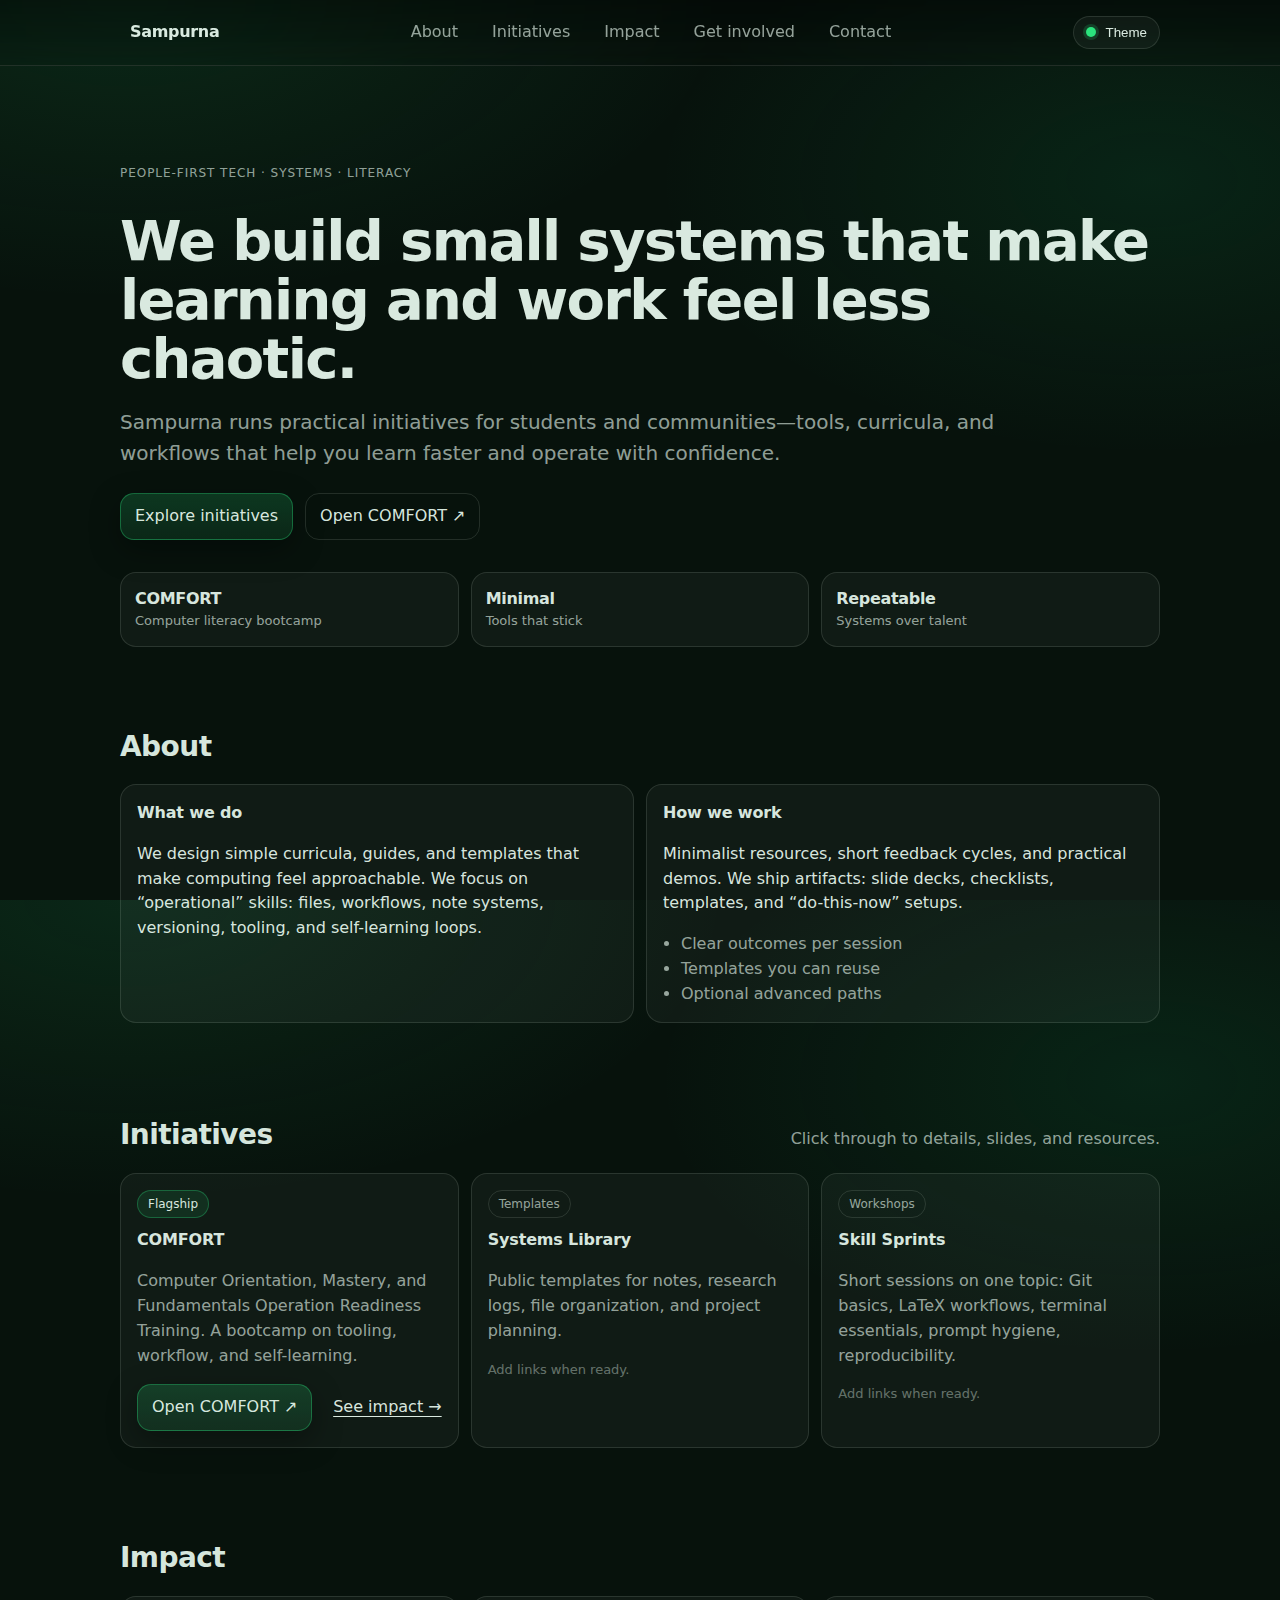
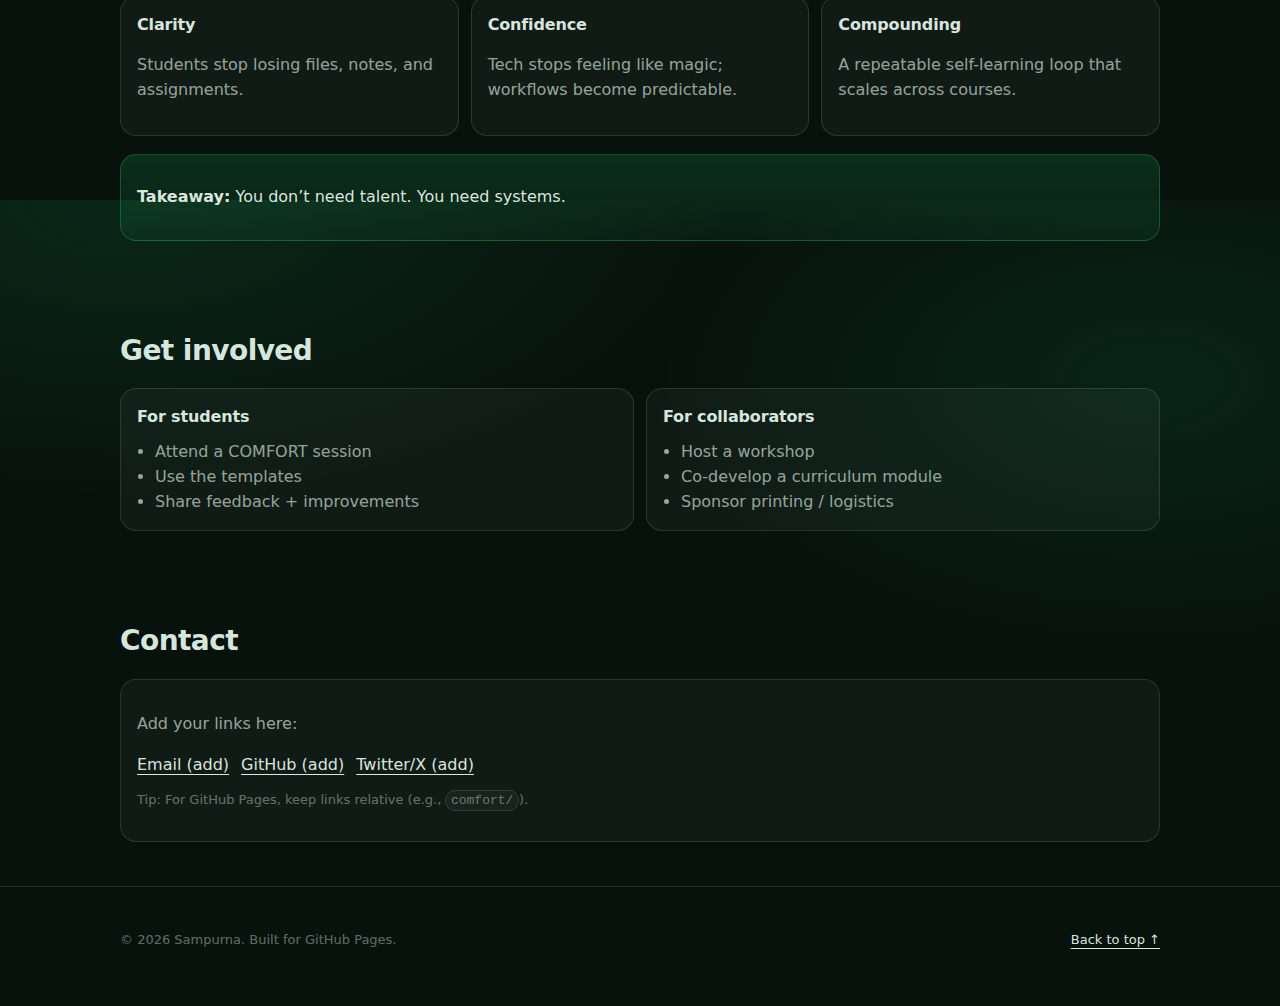
<file: index.html>
<!doctype html>
<html lang="en" data-theme="dark">

<head>
    <meta charset="utf-8" />
    <meta name="viewport" content="width=device-width, initial-scale=1" />
    <title>Sampurna</title>
    <meta name="description" content="Sampurna — building practical, people-first tech initiatives. Home of COMFORT." />

    <!-- Open Graph -->
    <meta property="og:title" content="Sampurna" />
    <meta property="og:description" content="Practical, people-first tech initiatives. Home of COMFORT." />
    <meta property="og:type" content="website" />

    <link rel="icon" href="assets/favicon.svg" type="image/svg+xml" />
    <link rel="stylesheet" href="assets/style.css" />
    <script defer src="assets/script.js"></script>
</head>

<body>
    <a class="skip" href="#content">Skip to content</a>

    <header class="topbar">
        <div class="container topbar-inner">
            <a class="brand" href="#home" aria-label="Go to top">Sampurna</a>

            <nav class="nav" aria-label="Primary">
                <a href="#about">About</a>
                <a href="#initiatives">Initiatives</a>
                <a href="#impact">Impact</a>
                <a href="#get-involved">Get involved</a>
                <a href="#contact">Contact</a>
            </nav>

            <button class="chip" id="themeToggle" type="button" aria-label="Toggle theme">
        <span class="dot" aria-hidden="true"></span>
        <span class="chip-label">Theme</span>
      </button>
        </div>
    </header>

    <main id="content">
        <!-- HERO -->
        <section class="hero" id="home">
            <div class="container hero-inner">
                <p class="kicker">People-first tech · systems · literacy</p>
                <h1 class="h1">
                    We build small systems that make learning and work feel less chaotic.
                </h1>
                <p class="lead">
                    Sampurna runs practical initiatives for students and communities—tools, curricula, and workflows that help you learn faster and operate with confidence.
                </p>

                <div class="cta-row">
                    <a class="btn" href="#initiatives">Explore initiatives</a>
                    <a class="btn ghost" href="comfort/" target="_blank" rel="noopener">
            Open COMFORT ↗
          </a>
                </div>

                <div class="hero-meta">
                    <div class="stat">
                        <div class="stat-num">COMFORT</div>
                        <div class="stat-label">Computer literacy bootcamp</div>
                    </div>
                    <div class="stat">
                        <div class="stat-num">Minimal</div>
                        <div class="stat-label">Tools that stick</div>
                    </div>
                    <div class="stat">
                        <div class="stat-num">Repeatable</div>
                        <div class="stat-label">Systems over talent</div>
                    </div>
                </div>
            </div>
        </section>

        <!-- ABOUT -->
        <section class="section" id="about">
            <div class="container">
                <h2 class="h2">About</h2>
                <div class="grid-2">
                    <div class="card">
                        <h3 class="h3">What we do</h3>
                        <p>
                            We design simple curricula, guides, and templates that make computing feel approachable. We focus on “operational” skills: files, workflows, note systems, versioning, tooling, and self-learning loops.
                        </p>
                    </div>
                    <div class="card">
                        <h3 class="h3">How we work</h3>
                        <p>
                            Minimalist resources, short feedback cycles, and practical demos. We ship artifacts: slide decks, checklists, templates, and “do-this-now” setups.
                        </p>
                        <ul class="bullets">
                            <li>Clear outcomes per session</li>
                            <li>Templates you can reuse</li>
                            <li>Optional advanced paths</li>
                        </ul>
                    </div>
                </div>
            </div>
        </section>

        <!-- INITIATIVES -->
        <section class="section" id="initiatives">
            <div class="container">
                <div class="section-head">
                    <h2 class="h2">Initiatives</h2>
                    <p class="muted">Click through to details, slides, and resources.</p>
                </div>

                <div class="grid-3">
                    <article class="card card-hover">
                        <div class="badge">Flagship</div>
                        <h3 class="h3">COMFORT</h3>
                        <p class="muted">
                            Computer Orientation, Mastery, and Fundamentals Operation Readiness Training. A bootcamp on tooling, workflow, and self-learning.
                        </p>

                        <div class="row">
                            <a class="btn" href="comfort/" target="_blank" rel="noopener">Open COMFORT ↗</a>
                            <a class="link" href="#impact">See impact →</a>
                        </div>
                    </article>

                    <article class="card">
                        <div class="badge ghost">Templates</div>
                        <h3 class="h3">Systems Library</h3>
                        <p class="muted">
                            Public templates for notes, research logs, file organization, and project planning.
                        </p>
                        <p class="muted tiny">Add links when ready.</p>
                    </article>

                    <article class="card">
                        <div class="badge ghost">Workshops</div>
                        <h3 class="h3">Skill Sprints</h3>
                        <p class="muted">
                            Short sessions on one topic: Git basics, LaTeX workflows, terminal essentials, prompt hygiene, reproducibility.
                        </p>
                        <p class="muted tiny">Add links when ready.</p>
                    </article>
                </div>
            </div>
        </section>

        <!-- IMPACT -->
        <section class="section" id="impact">
            <div class="container">
                <h2 class="h2">Impact</h2>

                <div class="grid-3">
                    <div class="card">
                        <h3 class="h3">Clarity</h3>
                        <p class="muted">Students stop losing files, notes, and assignments.</p>
                    </div>
                    <div class="card">
                        <h3 class="h3">Confidence</h3>
                        <p class="muted">Tech stops feeling like magic; workflows become predictable.</p>
                    </div>
                    <div class="card">
                        <h3 class="h3">Compounding</h3>
                        <p class="muted">A repeatable self-learning loop that scales across courses.</p>
                    </div>
                </div>

                <div class="callout">
                    <p>
                        <strong>Takeaway:</strong> You don’t need talent. You need systems.
                    </p>
                </div>
            </div>
        </section>

        <!-- GET INVOLVED -->
        <section class="section" id="get-involved">
            <div class="container">
                <h2 class="h2">Get involved</h2>

                <div class="grid-2">
                    <div class="card">
                        <h3 class="h3">For students</h3>
                        <ul class="bullets">
                            <li>Attend a COMFORT session</li>
                            <li>Use the templates</li>
                            <li>Share feedback + improvements</li>
                        </ul>
                    </div>

                    <div class="card">
                        <h3 class="h3">For collaborators</h3>
                        <ul class="bullets">
                            <li>Host a workshop</li>
                            <li>Co-develop a curriculum module</li>
                            <li>Sponsor printing / logistics</li>
                        </ul>
                    </div>
                </div>
            </div>
        </section>

        <!-- CONTACT -->
        <section class="section" id="contact">
            <div class="container">
                <h2 class="h2">Contact</h2>
                <div class="card">
                    <p class="muted">
                        Add your links here:
                    </p>
                    <div class="links">
                        <a class="link" href="#" aria-disabled="true">Email (add)</a>
                        <a class="link" href="#" aria-disabled="true">GitHub (add)</a>
                        <a class="link" href="#" aria-disabled="true">Twitter/X (add)</a>
                    </div>
                    <p class="muted tiny">
                        Tip: For GitHub Pages, keep links relative (e.g., <code>comfort/</code>).
                    </p>
                </div>
            </div>
        </section>

        <footer class="footer">
            <div class="container footer-inner">
                <p class="muted tiny">© <span id="year"></span> Sampurna. Built for GitHub Pages.</p>
                <a class="link tiny" href="#home">Back to top ↑</a>
            </div>
        </footer>
    </main>
</body>

</html>
</file>
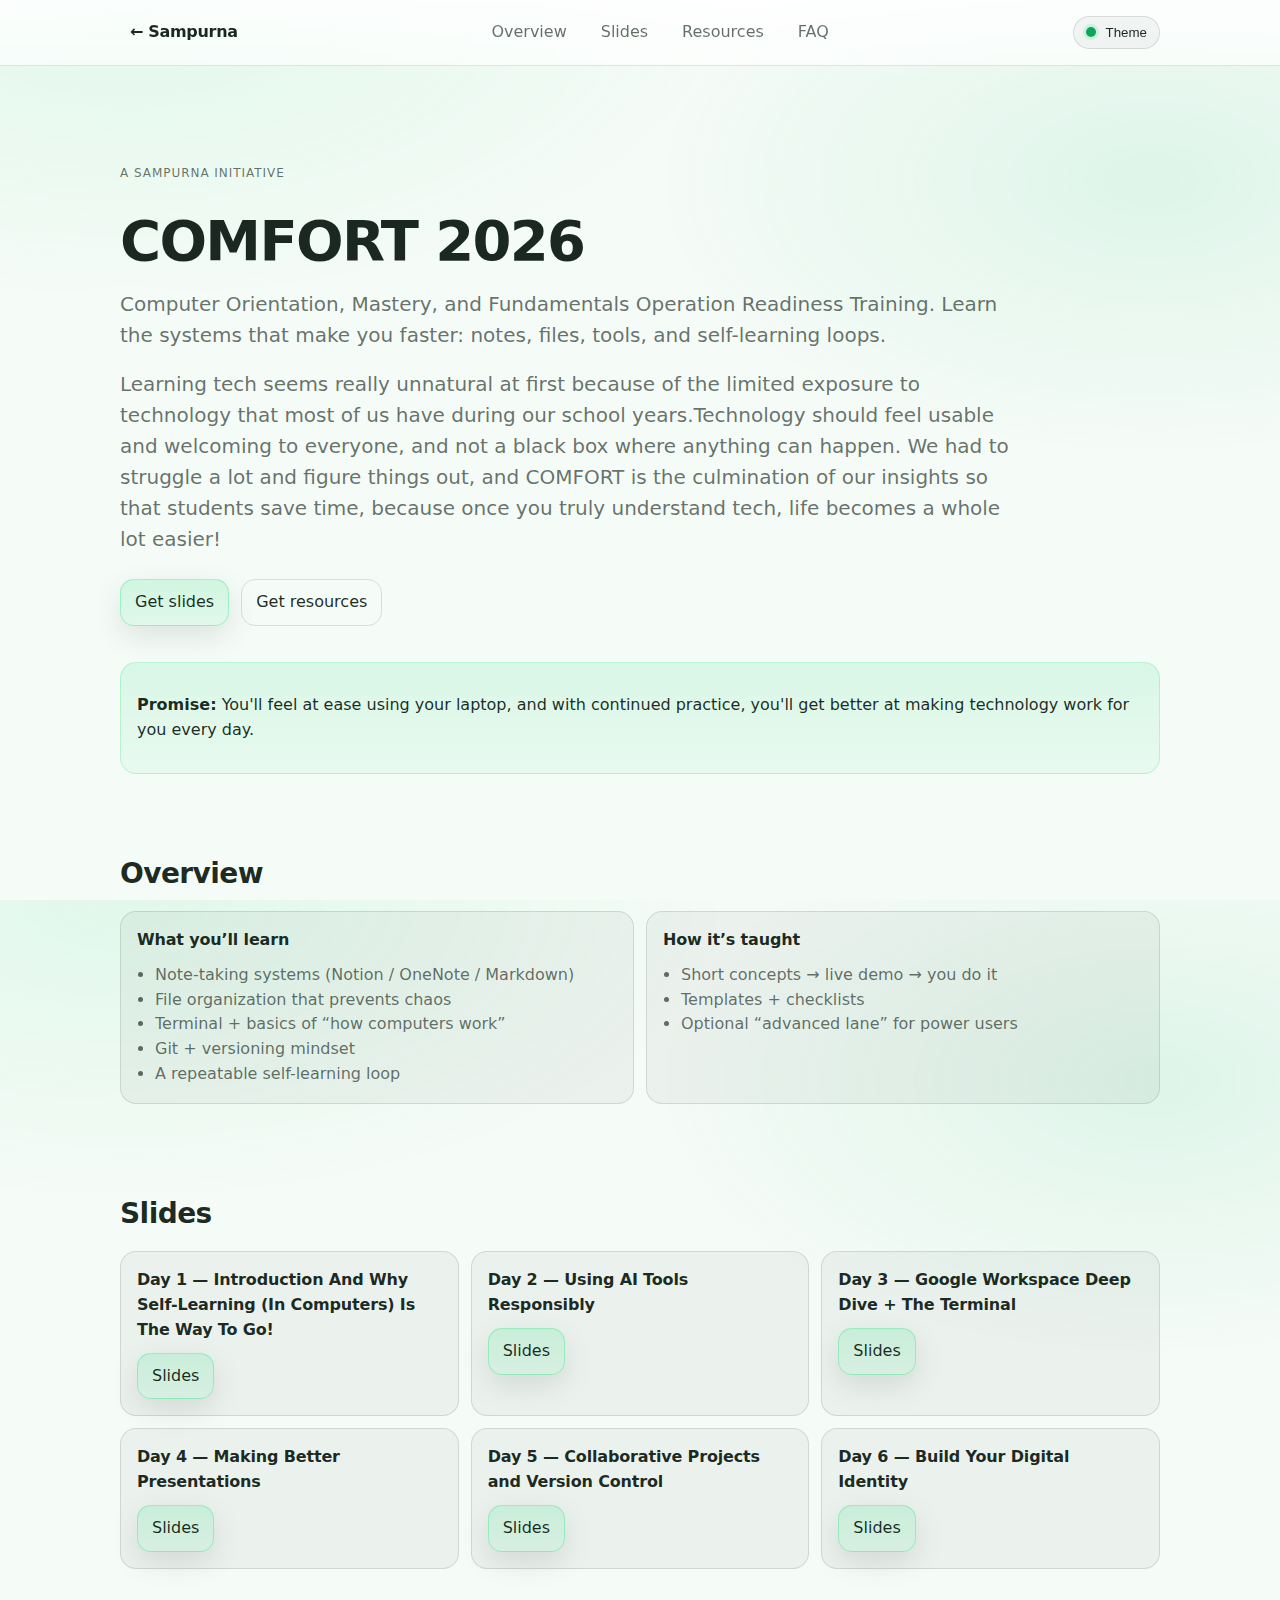
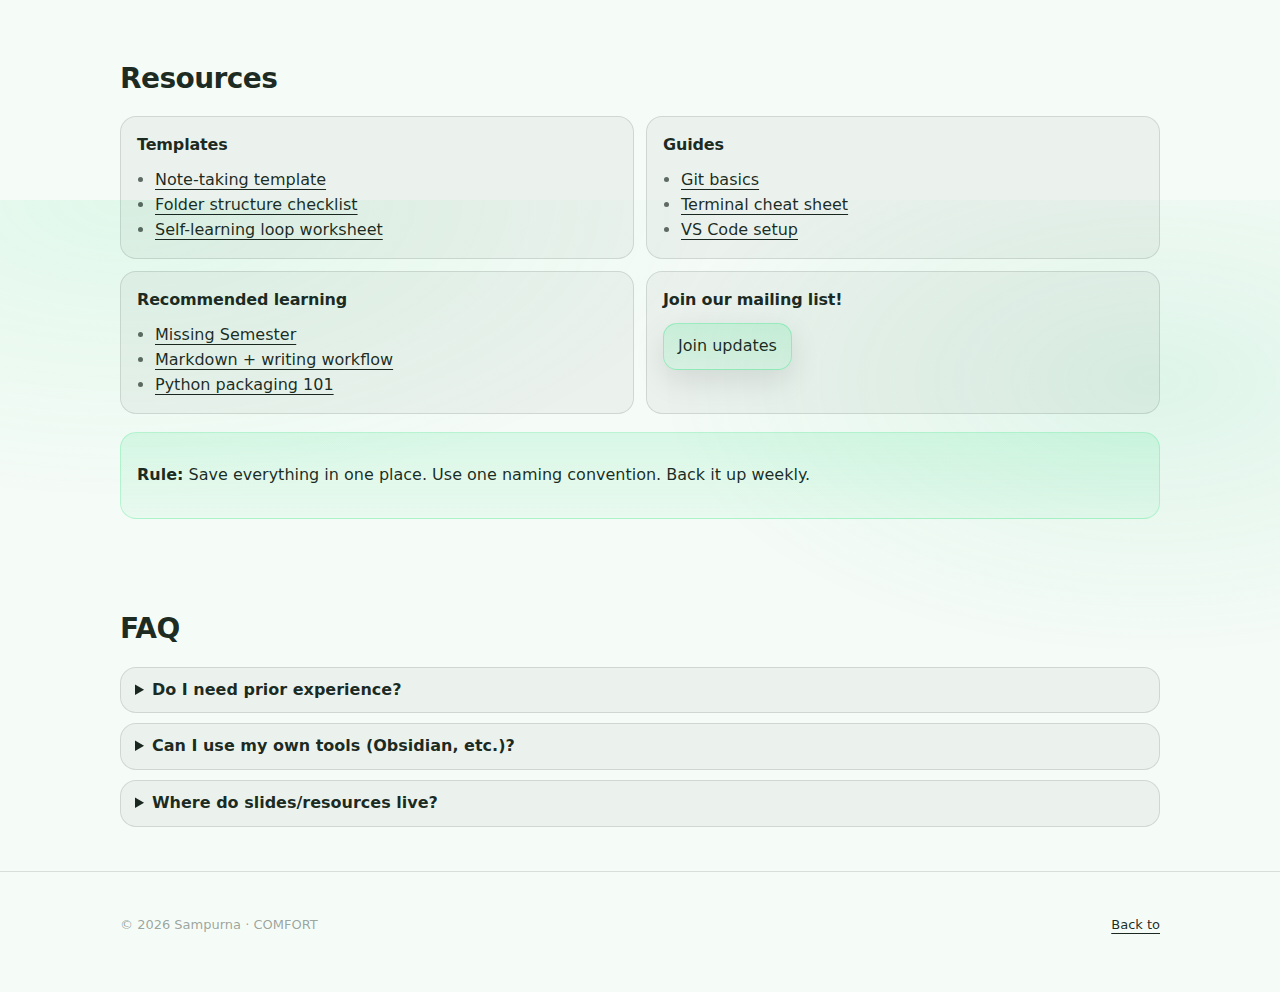
<file: comfort/index.html>
<!doctype html>
<html lang="en" data-theme="light">

<head>
    <meta charset="utf-8" />
    <meta name="viewport" content="width=device-width, initial-scale=1" />
    <title>COMFORT — Sampurna</title>
    <meta name="description" content="COMFORT — Computer literacy bootcamp by Sampurna. Slides, resources, templates." />

    <link rel="icon" href="../assets/favicon.svg" type="image/svg+xml" />
    <link rel="stylesheet" href="../assets/style.css" />
    <script defer src="../assets/script.js"></script>
</head>

<body>
    <a class="skip" href="#content">Skip to content</a>

    <header class="topbar">
        <div class="container topbar-inner">
            <a class="brand" href="../">← Sampurna</a>

            <nav class="nav" aria-label="COMFORT navigation">
                <a href="#overview">Overview</a>
                <a href="#slides">Slides</a>
                <a href="#resources">Resources</a>
                <a href="#faq">FAQ</a>
            </nav>

            <button class="chip" id="themeToggle" type="button" aria-label="Toggle theme">
        <span class="dot" aria-hidden="true"></span>
        <span class="chip-label">Theme</span>
      </button>
        </div>
    </header>

    <main id="content">
        <section class="hero">
            <div class="container hero-inner">
                <p class="kicker">A Sampurna initiative</p>
                <h1 class="h1">COMFORT 2026</h1>
                <p class="lead">
                    Computer Orientation, Mastery, and Fundamentals Operation Readiness Training. Learn the systems that make you faster: notes, files, tools, and self-learning loops.
                </p>
                <p class="lead">
                    Learning tech seems really unnatural at first because of the limited exposure to technology that most of us have during our school years.Technology should feel usable and welcoming to everyone, and not a black box where anything can happen.  We had to struggle a lot and figure things out, and COMFORT is the culmination of our insights so that students save time, because once you truly understand tech, life becomes a whole lot easier!
                </p>

                <div class="cta-row">
                    <a class="btn" href="#slides">Get slides</a>
                    <a class="btn ghost" href="#resources">Get resources</a>
                </div>

                <div class="callout">
                    <p><strong>Promise:</strong> You'll feel at ease using your laptop, and with continued practice, you'll get better at making technology work for you every day.</p>
                </div>
            </div>
        </section>

        <section class="section" id="overview">
            <div class="container">
                <h2 class="h2">Overview</h2>

                <div class="grid-2">
                    <div class="card">
                        <h3 class="h3">What you’ll learn</h3>
                        <ul class="bullets">
                            <li>Note-taking systems (Notion / OneNote / Markdown)</li>
                            <li>File organization that prevents chaos</li>
                            <li>Terminal + basics of “how computers work”</li>
                            <li>Git + versioning mindset</li>
                            <li>A repeatable self-learning loop</li>
                        </ul>
                    </div>

                    <div class="card">
                        <h3 class="h3">How it’s taught</h3>
                        <ul class="bullets">
                            <li>Short concepts → live demo → you do it</li>
                            <li>Templates + checklists</li>
                            <li>Optional “advanced lane” for power users</li>
                        </ul>
                    </div>
                </div>
            </div>
        </section>

        <section class="section" id="slides">
            <div class="container">
                <div class="section-head">
                    <h2 class="h2">Slides</h2>
                </div>

                <div class="grid-3">
                    <div class="card card-hover">
                        <h3 class="h3">Day 1 — Introduction And Why Self-Learning (In Computers) Is The Way To Go!</h3>
                        <div class="links">
                            <a class="btn" href="#" aria-disabled="true">Slides</a>
                            
                        </div>
                    </div>

                    <div class="card card-hover">
                        <h3 class="h3">Day 2 — Using AI Tools Responsibly</h3>
                        <div class="links">
                            <a class="btn" href="#" aria-disabled="true">Slides</a>
                        </div>
                    </div>

                    <div class="card card-hover">
                        <h3 class="h3">Day 3 — Google Workspace Deep Dive + The Terminal </h3>
                        <div class="links">
                            <a class="btn" href="#" aria-disabled="true">Slides</a>
                        </div>
                    </div>

                    <div class="card card-hover">
                        <h3 class="h3">Day 4 — Making Better Presentations</h3>
                        <div class="links">
                            <a class="btn" href="#" aria-disabled="true">Slides</a>
                            
                        </div>
                    </div>

                    <div class="card card-hover">
                        <h3 class="h3">Day 5 — Collaborative Projects and Version Control </h3>
                        <div class="links">
                            <a class="btn" href="#" aria-disabled="true">Slides</a>
                            
                        </div>
                    </div>

                    <div class="card card-hover">
                        <h3 class="h3">Day 6 — Build Your Digital Identity</h3>
                        <div class="links">
                            <a class="btn" href="#" aria-disabled="true">Slides</a>
                            
                        </div>
                    </div>
                </div>
            </div>
        </section>

        <section class="section" id="resources">
            <div class="container">
                <div class="section-head">
                    <h2 class="h2">Resources</h2>
                </div>

                <div class="grid-2">
                    <div class="card">
                        <h3 class="h3">Templates</h3>
                        <ul class="list">
                            <li><a class="link" href="#" aria-disabled="true">Note-taking template</a></li>
                            <li><a class="link" href="#" aria-disabled="true">Folder structure checklist</a></li>
                            <li><a class="link" href="#" aria-disabled="true">Self-learning loop worksheet</a></li>
                        </ul>
                    </div>

                    <div class="card">
                        <h3 class="h3">Guides</h3>
                        <ul class="list">
                            <li><a class="link" href="#" aria-disabled="true">Git basics</a></li>
                            <li><a class="link" href="#" aria-disabled="true">Terminal cheat sheet</a></li>
                            <li><a class="link" href="#" aria-disabled="true">VS Code setup</a></li>
                        </ul>
                    </div>

                    <div class="card">
                        <h3 class="h3">Recommended learning</h3>
                        <ul class="list">
                            <li><a class="link" href="#" aria-disabled="true">Missing Semester</a></li>
                            <li><a class="link" href="#" aria-disabled="true">Markdown + writing workflow</a></li>
                            <li><a class="link" href="#" aria-disabled="true">Python packaging 101</a></li>
                        </ul>
                    </div>

                    <div class="card">
                        <h3 class="h3">Join our mailing list!</h3>
                        <div class="links">
                            <a class="btn" href="https://forms.gle/e1KPP5wsD2pwmwFy7" target="_blank" rel="noopener">Join updates</a>
                        </div>
                    </div>
                </div>

                <div class="callout">
                    <p>
                        <strong>Rule:</strong> Save everything in one place. Use one naming convention. Back it up weekly.
                    </p>
                </div>
            </div>
        </section>

        <section class="section" id="faq">
            <div class="container">
                <h2 class="h2">FAQ</h2>

                <div class="stack">
                    <details class="details">
                        <summary>Do I need prior experience?</summary>
                        <p class="muted">
                            No. COMFORT starts from “how to not lose files and notes” and builds up.In fact, the main aim of COMFORT is to help people who don't have a lot of technical background gain technical skills
                        </p>
                    </details>

                    <details class="details">
                        <summary>Can I use my own tools (Obsidian, etc.)?</summary>
                        <p class="muted">
                            Yes. The core ideas in COMFORT (note structure, file hygiene, self-learning loop) are tool-agnostic.
                            During sessions we'll demo a small set of tools from the curriculum so everyone can follow along quickly.
                            If you prefer anything else, feel free to use it!Just map the same workflow to your tool. We can help you translate the concepts and setup, but we may not be able to troubleshoot every tool in depth.
                        </p>
                    </details>

                    <details class="details">
                        <summary>Where do slides/resources live?</summary>
                        <p class="muted">
                            Right here on this page under <b>Slides</b> and <b>Resources</b>. After each session, we'll upload the slides for that day and add the relevant links/resources under the same section.
                        </p>
                    </details>
                </div>
            </div>
        </section>

        <footer class="footer">
            <div class="container footer-inner">
                <p class="muted tiny">© <span id="year"></span> Sampurna · COMFORT</p>
                <a class="link tiny" href="#content">Back to
</file>
<file: assets/style.css>
/* Minimal, green-forward palette. Default: dark. Toggle via data-theme on <html>. */

:root {
    --bg: #07120c;
    --panel: rgba(255, 255, 255, 0.04);
    --panel2: rgba(255, 255, 255, 0.06);
    --text: rgba(235, 252, 242, 0.92);
    --muted: rgba(235, 252, 242, 0.62);
    --faint: rgba(235, 252, 242, 0.40);
    --border: rgba(235, 252, 242, 0.12);
    --accent: #2be37d;
    --accent2: #16c56f;
    --shadow: 0 10px 30px rgba(0, 0, 0, 0.35);
    --radius: 16px;
    --max: 1040px;
    --pad: clamp(18px, 3vw, 28px);
    color-scheme: dark;
}

html[data-theme="light"] {
    --bg: #f5fbf7;
    --panel: rgba(0, 0, 0, 0.04);
    --panel2: rgba(0, 0, 0, 0.06);
    --text: rgba(8, 22, 14, 0.92);
    --muted: rgba(8, 22, 14, 0.62);
    --faint: rgba(8, 22, 14, 0.40);
    --border: rgba(8, 22, 14, 0.12);
    --accent: #0ea45b;
    --accent2: #078a4a;
    --shadow: 0 10px 30px rgba(0, 0, 0, 0.10);
    color-scheme: light;
}

* {
    box-sizing: border-box;
}

html,
body {
    height: 100%;
}

body {
    margin: 0;
    font-family: ui-sans-serif, system-ui, -apple-system, Segoe UI, Roboto, Helvetica, Arial, "Apple Color Emoji", "Segoe UI Emoji";
    background: radial-gradient(1200px 600px at 10% 0%, rgba(43, 227, 125, 0.10), transparent 50%), radial-gradient(900px 500px at 90% 20%, rgba(22, 197, 111, 0.10), transparent 55%), var(--bg);
    color: var(--text);
    line-height: 1.55;
}

a {
    color: inherit;
    text-decoration: none;
}

a.link {
    text-decoration: underline;
    text-underline-offset: 4px;
    color: var(--text);
}

a.link:hover {
    color: var(--accent);
}

code {
    padding: 0.15em 0.35em;
    border-radius: 10px;
    background: var(--panel);
    border: 1px solid var(--border);
}

.skip {
    position: absolute;
    left: -999px;
    top: 8px;
    padding: 10px 12px;
    background: var(--panel);
    border: 1px solid var(--border);
    border-radius: 12px;
}

.skip:focus {
    left: 10px;
    z-index: 9999;
}

.container {
    width: min(var(--max), calc(100% - 2*var(--pad)));
    margin: 0 auto;
}

.topbar {
    position: sticky;
    top: 0;
    z-index: 50;
    backdrop-filter: blur(10px);
    background: linear-gradient(to bottom, rgba(0, 0, 0, 0.40), rgba(0, 0, 0, 0.10));
    border-bottom: 1px solid var(--border);
}

html[data-theme="light"] .topbar {
    background: linear-gradient(to bottom, rgba(255, 255, 255, 0.85), rgba(255, 255, 255, 0.65));
}

.topbar-inner {
    display: flex;
    align-items: center;
    justify-content: space-between;
    gap: 14px;
    padding: 12px 0;
}

.brand {
    font-weight: 650;
    letter-spacing: -0.02em;
    padding: 8px 10px;
    border-radius: 12px;
}

.brand:hover {
    background: var(--panel);
}

.nav {
    display: flex;
    gap: 14px;
    align-items: center;
    flex-wrap: wrap;
    justify-content: center;
}

.nav a {
    padding: 8px 10px;
    border-radius: 12px;
    color: var(--muted);
}

.nav a:hover {
    background: var(--panel);
    color: var(--text);
}

.chip {
    display: inline-flex;
    gap: 10px;
    align-items: center;
    border: 1px solid var(--border);
    background: var(--panel);
    border-radius: 999px;
    padding: 8px 12px;
    cursor: pointer;
    box-shadow: none;
    color: var(--text);
}

.chip:hover {
    background: var(--panel2);
}

.dot {
    width: 10px;
    height: 10px;
    border-radius: 50%;
    background: var(--accent);
    box-shadow: 0 0 0 3px rgba(43, 227, 125, 0.18);
}

.hero {
    padding: clamp(56px, 7vw, 86px) 0 34px;
}

.hero-inner {
    display: grid;
    gap: 18px;
}

.kicker {
    color: var(--muted);
    letter-spacing: 0.08em;
    text-transform: uppercase;
    font-size: 12px;
}

.h1 {
    font-size: clamp(34px, 5vw, 56px);
    line-height: 1.05;
    letter-spacing: -0.03em;
    margin: 0;
}

.lead {
    font-size: clamp(16px, 1.7vw, 20px);
    color: var(--muted);
    max-width: 70ch;
    margin: 0;
}

.cta-row {
    display: flex;
    gap: 12px;
    align-items: center;
    flex-wrap: wrap;
    margin-top: 6px;
}

.btn {
    display: inline-flex;
    align-items: center;
    justify-content: center;
    gap: 8px;
    padding: 10px 14px;
    border-radius: 14px;
    border: 1px solid rgba(43, 227, 125, 0.35);
    background: linear-gradient(180deg, rgba(43, 227, 125, 0.18), rgba(43, 227, 125, 0.10));
    color: var(--text);
    box-shadow: var(--shadow);
}

.btn:hover {
    transform: translateY(-1px);
    border-color: rgba(43, 227, 125, 0.55);
}

.btn.ghost {
    background: transparent;
    border: 1px solid var(--border);
    box-shadow: none;
}

.btn.ghost:hover {
    background: var(--panel);
}

.hero-meta {
    margin-top: 14px;
    display: grid;
    grid-template-columns: repeat(3, minmax(0, 1fr));
    gap: 12px;
}

.stat {
    border: 1px solid var(--border);
    background: var(--panel);
    border-radius: var(--radius);
    padding: 14px;
}

.stat-num {
    font-weight: 700;
    letter-spacing: -0.02em;
}

.stat-label {
    color: var(--muted);
    font-size: 13px;
}

.section {
    padding: 44px 0;
}

.section-head {
    display: flex;
    align-items: baseline;
    justify-content: space-between;
    gap: 12px;
    flex-wrap: wrap;
}

.h2 {
    font-size: clamp(20px, 2.6vw, 28px);
    letter-spacing: -0.02em;
    margin: 0 0 16px;
}

.h3 {
    margin: 0 0 10px;
    font-size: 16px;
    letter-spacing: -0.01em;
}

.muted {
    color: var(--muted);
}

.tiny {
    font-size: 13px;
    color: var(--faint);
}

.grid-2 {
    display: grid;
    grid-template-columns: repeat(2, minmax(0, 1fr));
    gap: 12px;
}

.grid-3 {
    display: grid;
    grid-template-columns: repeat(3, minmax(0, 1fr));
    gap: 12px;
}

.card {
    border: 1px solid var(--border);
    background: var(--panel);
    border-radius: var(--radius);
    padding: 16px;
    box-shadow: none;
}

.card-hover {
    transition: transform 120ms ease, border-color 120ms ease, background 120ms ease;
}

.card-hover:hover {
    transform: translateY(-2px);
    border-color: rgba(43, 227, 125, 0.40);
    background: var(--panel2);
}

.badge {
    display: inline-flex;
    align-items: center;
    padding: 4px 10px;
    border-radius: 999px;
    border: 1px solid rgba(43, 227, 125, 0.30);
    background: rgba(43, 227, 125, 0.10);
    color: var(--text);
    font-size: 12px;
    margin-bottom: 10px;
}

.badge.ghost {
    border-color: var(--border);
    background: transparent;
    color: var(--muted);
}

.row {
    display: flex;
    align-items: center;
    justify-content: space-between;
    gap: 12px;
    margin-top: 12px;
    flex-wrap: wrap;
}

.bullets {
    margin: 10px 0 0;
    padding-left: 18px;
    color: var(--muted);
}

.list {
    margin: 0;
    padding-left: 18px;
    color: var(--muted);
}

.links {
    display: flex;
    gap: 12px;
    flex-wrap: wrap;
    align-items: center;
    margin-top: 8px;
}

.callout {
    margin-top: 18px;
    border-radius: var(--radius);
    border: 1px solid rgba(43, 227, 125, 0.25);
    background: linear-gradient(180deg, rgba(43, 227, 125, 0.14), rgba(43, 227, 125, 0.06));
    padding: 14px 16px;
}

.stack {
    display: grid;
    gap: 10px;
}

.details {
    border: 1px solid var(--border);
    border-radius: var(--radius);
    background: var(--panel);
    padding: 10px 14px;
}

.details summary {
    cursor: pointer;
    font-weight: 600;
}

.details p {
    margin: 10px 0 0;
}

.footer {
    padding: 30px 0 44px;
    border-top: 1px solid var(--border);
}

.footer-inner {
    display: flex;
    justify-content: space-between;
    gap: 12px;
    align-items: center;
    flex-wrap: wrap;
}


/* Small screens */

@media (max-width: 860px) {
    .grid-3 {
        grid-template-columns: 1fr;
    }
    .grid-2 {
        grid-template-columns: 1fr;
    }
    .hero-meta {
        grid-template-columns: 1fr;
    }
    .nav {
        display: none;
    }
    /* keep it clean on mobile */
}
</file>
